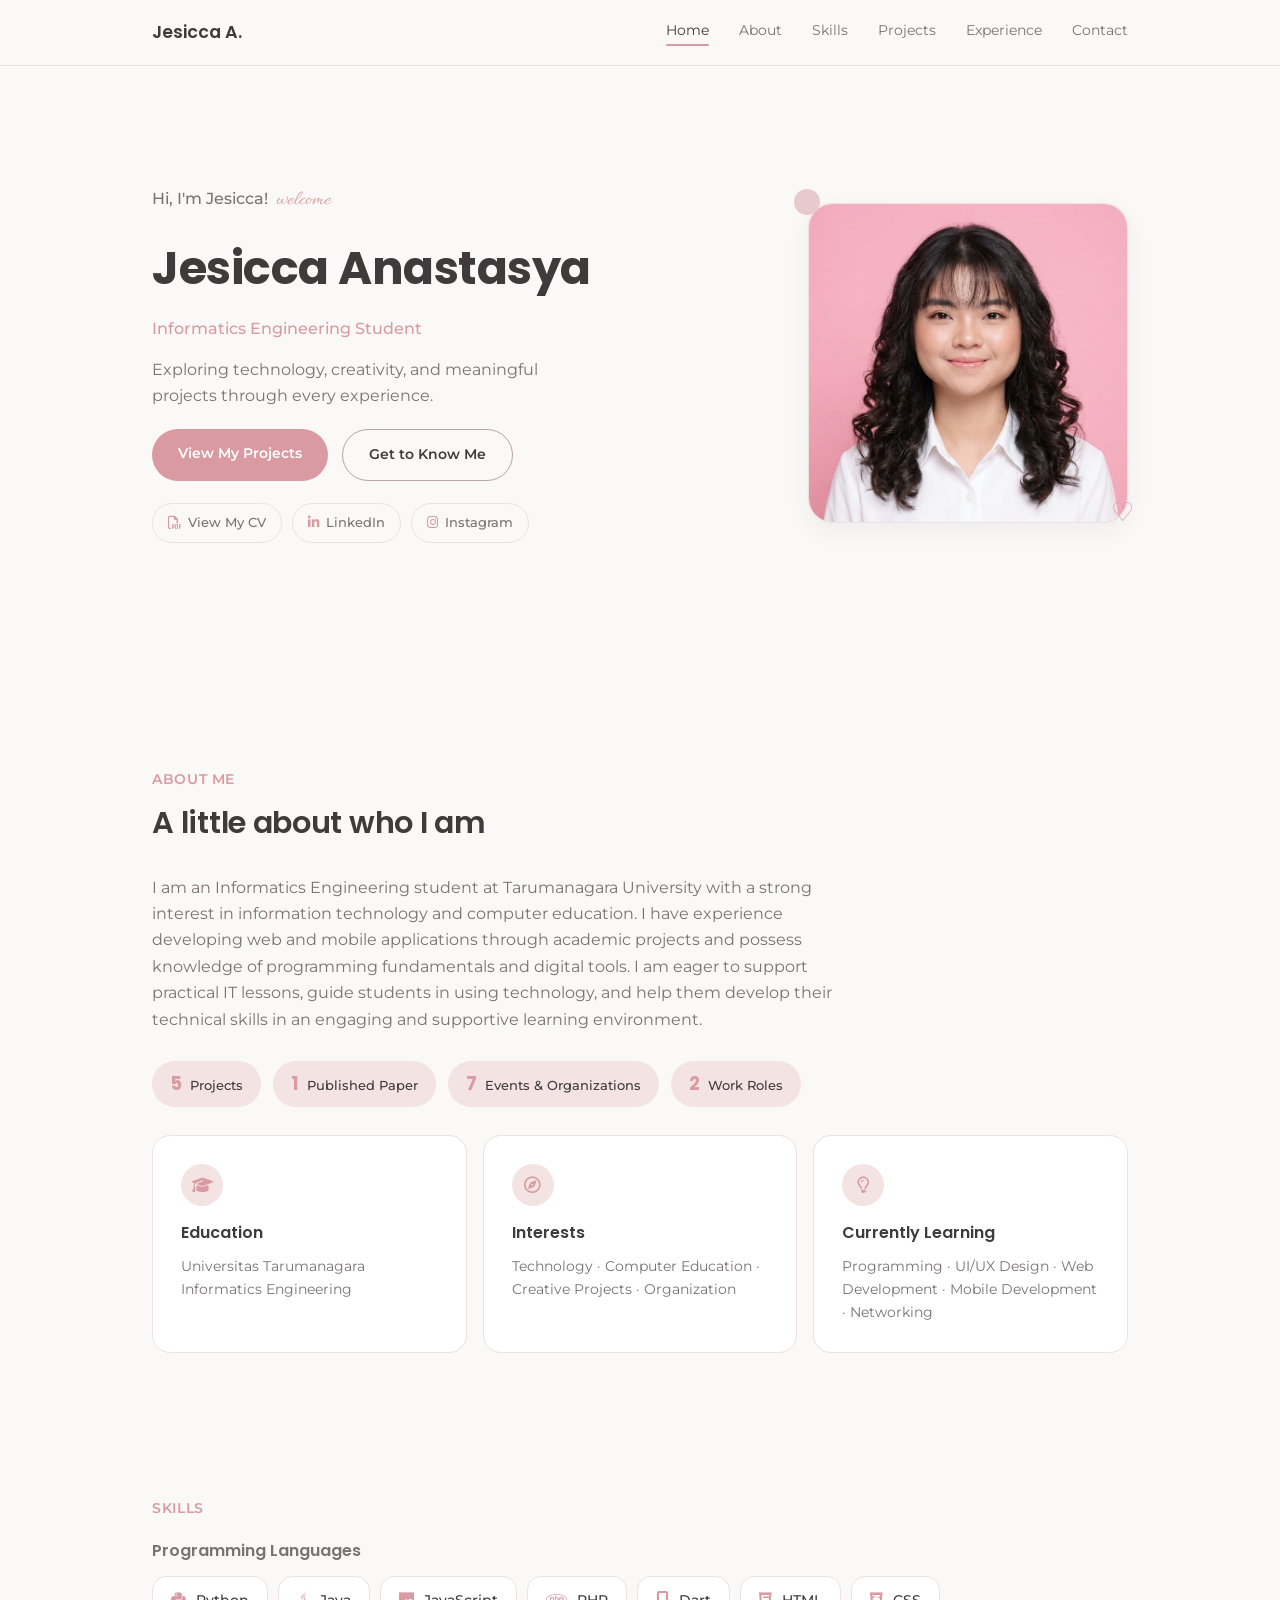
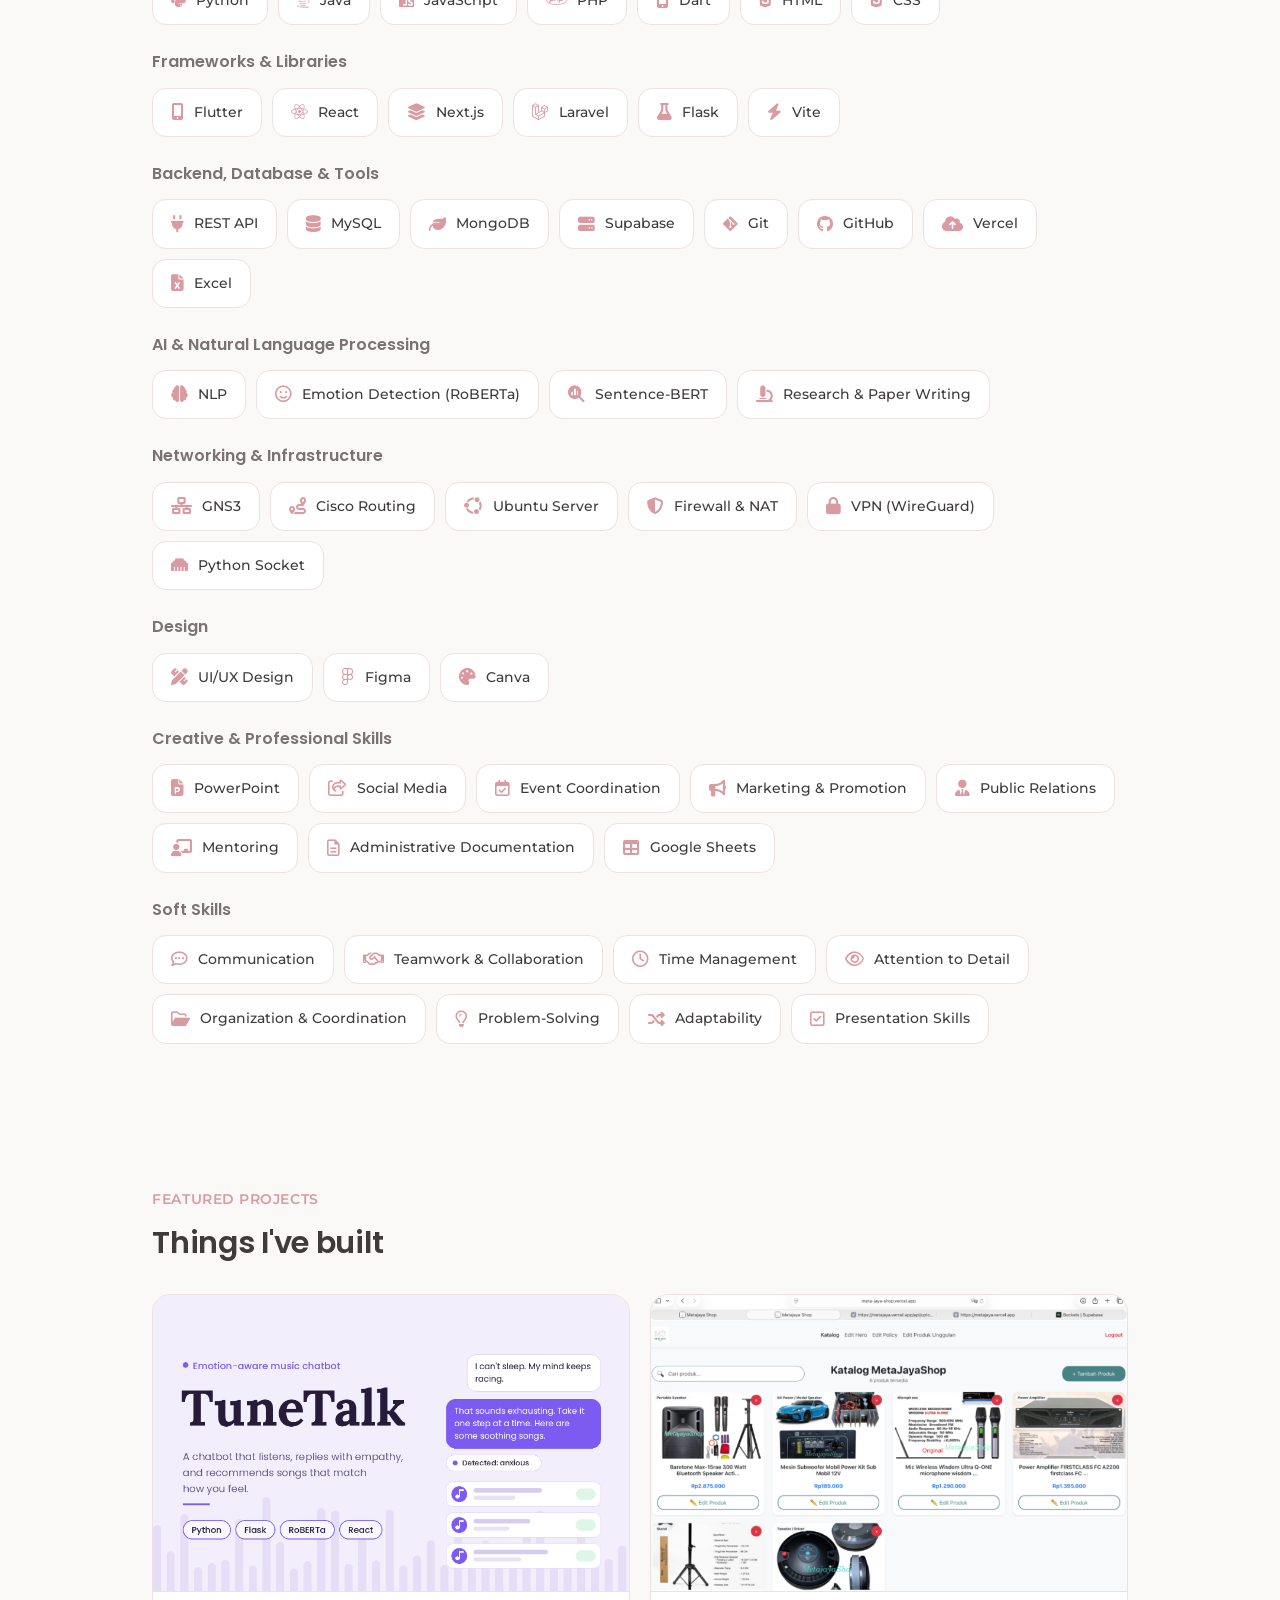
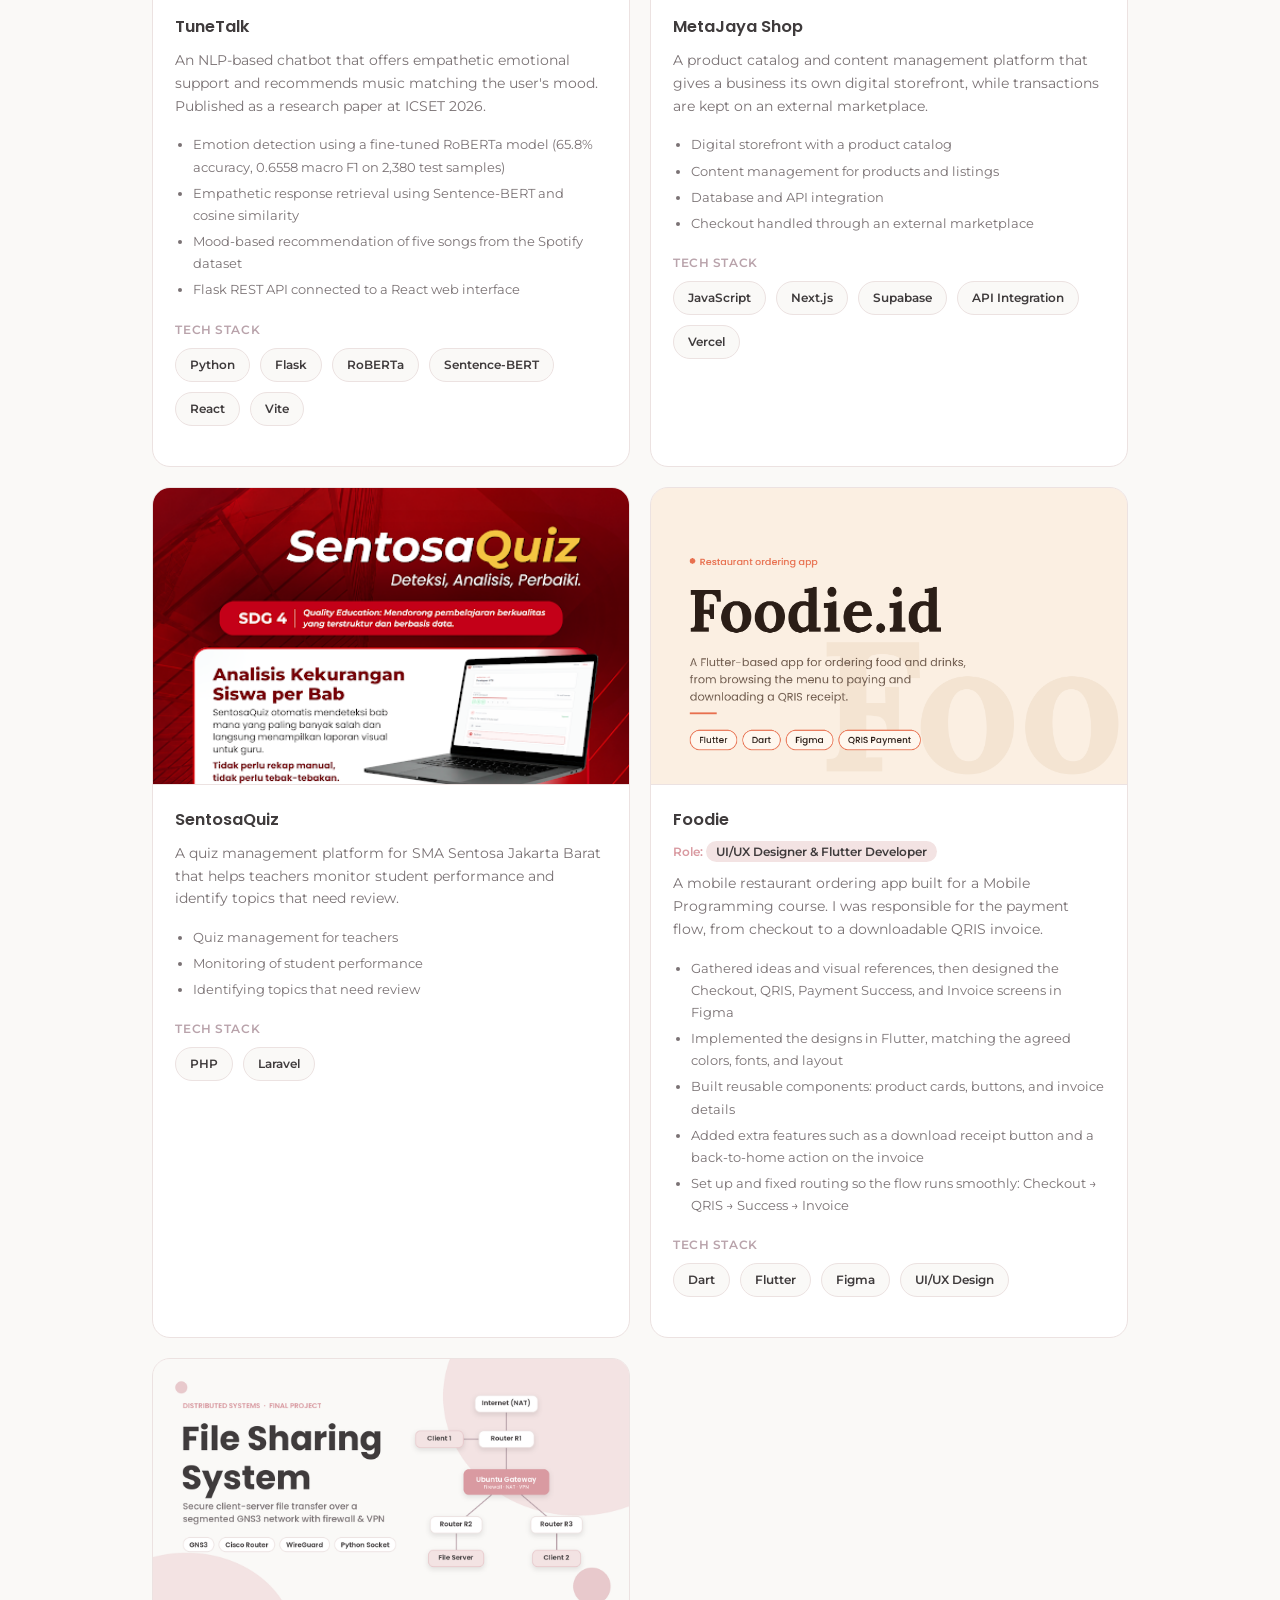
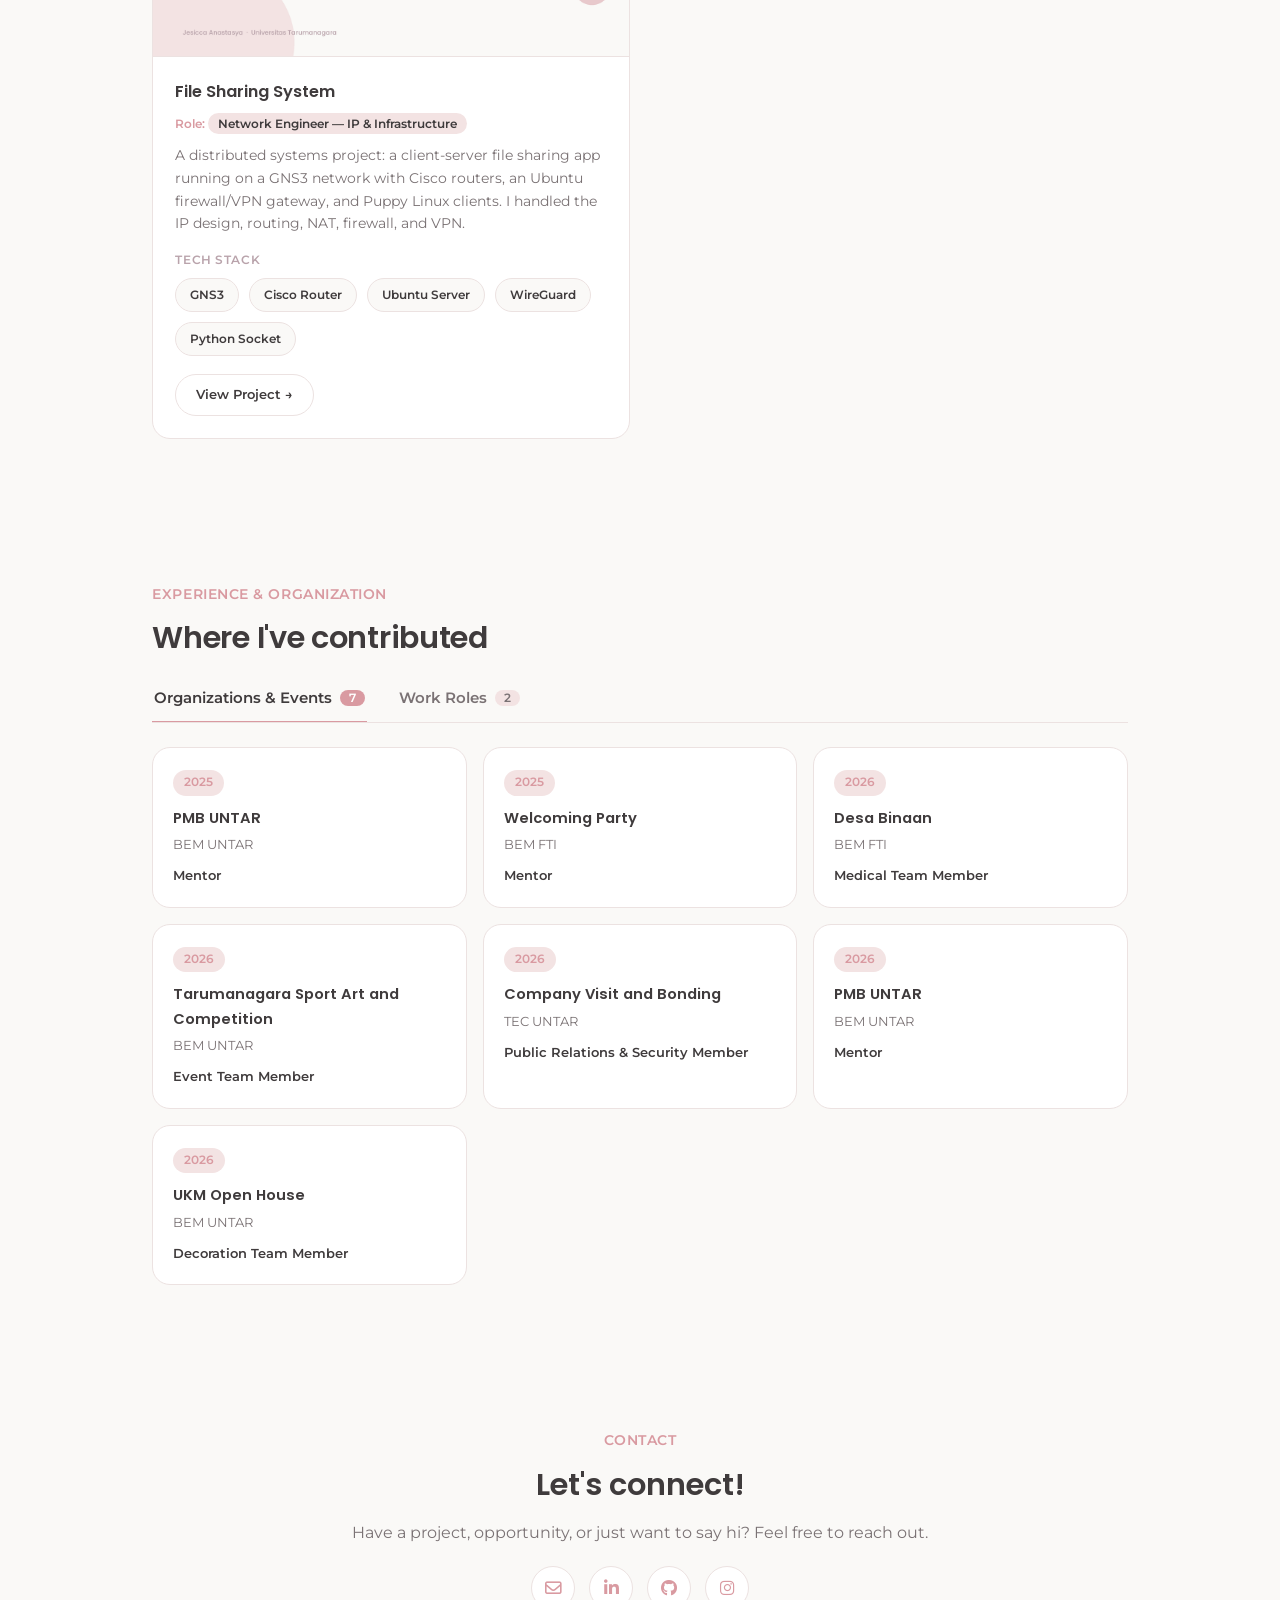
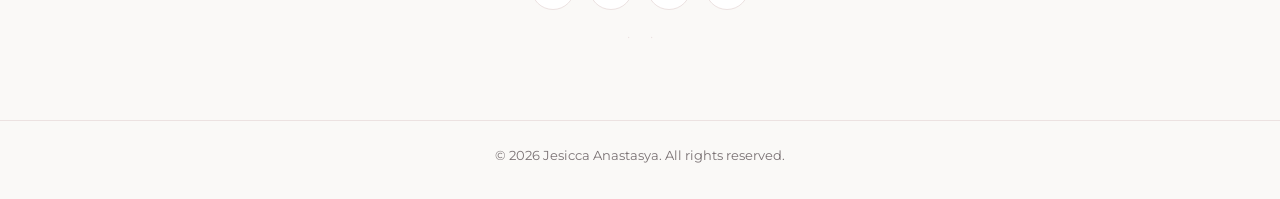
<file: index.html>
<!DOCTYPE html>
<html lang="en">

<head>
  <meta charset="UTF-8">
  <meta name="viewport" content="width=device-width, initial-scale=1.0">
  <title>Jesicca Anastasya — Portfolio</title>
  <meta
    name="description"
    content="Personal portfolio of Jesicca Anastasya, Informatics Engineering student at Universitas Tarumanagara."
  >

  <!-- Google Fonts -->
  <link rel="preconnect" href="https://fonts.googleapis.com">
  <link rel="preconnect" href="https://fonts.gstatic.com" crossorigin>
  <link
    href="https://fonts.googleapis.com/css2?family=Poppins:wght@400;500;600;700&family=Montserrat:wght@400;500;600&family=Allura&display=swap"
    rel="stylesheet"
  >

  <!-- Font Awesome -->
  <link
    rel="stylesheet"
    href="https://cdnjs.cloudflare.com/ajax/libs/font-awesome/6.5.2/css/all.min.css"
  >

  <!-- CSS -->
  <link rel="stylesheet" href="style.css">
</head>
<body>

  <!-- Skip Link -->
  <a class="skip-link" href="#home">Skip to content</a>

  <!-- ================= NAVBAR ================= -->
  <header class="navbar" id="navbar">
    <div class="nav-inner">
      <a href="#home" class="logo">
        Jesicca A.
      </a>
      <nav class="nav-links" id="navLinks">
        <a href="#home" class="active">Home</a>
        <a href="#about">About</a>
        <a href="#skills">Skills</a>
        <a href="#projects">Projects</a>
        <a href="#experience">Experience</a>
        <a href="#contact">Contact</a>
      </nav>

      <button
        class="burger"
        id="burger"
        aria-label="Open menu"
        aria-expanded="false"
      >
        <span></span>
        <span></span>
        <span></span>
      </button>

    </div>
  </header>


  <main>
    <!-- ================= HERO ================= -->
    <section id="home" class="hero">
      <div class="hero-text">
        <p class="hi-tag">
          Hi, I'm Jesicca!
          <span class="script-word">welcome</span>
        </p>

        <h1>
          Jesicca Anastasya
        </h1>

        <p class="role">
          Informatics Engineering Student
        </p>

        <p class="tagline">
          Exploring technology, creativity, and meaningful projects through every experience.
        </p>

        <div class="hero-buttons">

          <a href="#projects" class="btn btn-primary">
            View My Projects
          </a>

          <a href="#about" class="btn btn-secondary">
            Get to Know Me
          </a>

        </div>


        <!-- Profile Links -->
        <div class="profile-links">

          <a
            href="CV-Jesicca-Anastasya.pdf"
            target="_blank"
            rel="noopener noreferrer"
            aria-label="View my CV (opens in a new tab)"
            class="profile-link"
          >
            <i class="fa-regular fa-file-pdf"></i>
            <span>View My CV</span>
          </a>


          <a
            href="https://www.linkedin.com/in/jesicca-anastasya-7a09a9357?utm_source=share_via&utm_content=profile&utm_medium=member_android"
            target="_blank"
            rel="noopener noreferrer"
            aria-label="Visit my LinkedIn profile (opens in a new tab)"
            class="profile-link"
          >
            <i class="fa-brands fa-linkedin-in"></i>
            <span>LinkedIn</span>
          </a>


          <a
            href="https://www.instagram.com/jesiccatsyy?stkn=MXc4cnZncHZ2bHN4Ng=="
            target="_blank"
            rel="noopener noreferrer"
            aria-label="Visit my Instagram profile (opens in a new tab)"
            class="profile-link"
          >
            <i class="fa-brands fa-instagram"></i>
            <span>Instagram</span>
          </a>

        </div>

      </div>


      <!-- ================= PROFILE PHOTO ================= -->
      <div class="hero-image">
        <div class="photo-frame">
          <!-- FOTO -->
          <img
            src="images/jeje pict.png"
            alt="Jesicca Anastasya"
            class="profile-photo"
          >
        </div>
        <span class="deco-dot"></span>
        <span class="deco-heart">
          ♡
        </span>
      </div>

    </section>


    <!-- ================= ABOUT ================= -->
    <section id="about" class="about reveal">
      <div class="section-head">
        <p class="eyebrow">
          About Me
        </p>
        <h2>
          A little about who I am
        </h2>
      </div>


      <p class="about-text">
        I am an Informatics Engineering student at Tarumanagara University with a strong interest in
        information technology and computer education. I have experience developing web and mobile
        applications through academic projects and possess knowledge of programming fundamentals and
        digital tools. I am eager to support practical IT lessons, guide students in using technology,
        and help them develop their technical skills in an engaging and supportive learning environment.
      </p>

      <div class="about-stats">
        <div class="stat">
          <strong>5</strong>
          <span>Projects</span>
        </div>
        <div class="stat">
          <strong>1</strong>
          <span>Published Paper</span>
        </div>
        <div class="stat">
          <strong>7</strong>
          <span>Events &amp; Organizations</span>
        </div>
        <div class="stat">
          <strong>2</strong>
          <span>Work Roles</span>
        </div>
      </div>


      <div class="info-cards">
        <div class="info-card">
          <div class="info-icon">
            <i class="fa-solid fa-graduation-cap"></i>
          </div>

          <h3>
            Education
          </h3>

          <p>
            Universitas Tarumanagara<br>
            Informatics Engineering
          </p>

        </div>


        <div class="info-card">

          <div class="info-icon">
            <i class="fa-regular fa-compass"></i>
          </div>

          <h3>
            Interests
          </h3>

          <p>
            Technology · Computer Education · Creative Projects · Organization
          </p>

        </div>


        <div class="info-card">

          <div class="info-icon">
            <i class="fa-regular fa-lightbulb"></i>
          </div>

          <h3>
            Currently Learning
          </h3>

          <p>
            Programming · UI/UX Design · Web Development · Mobile Development · Networking
          </p>

        </div>
      </div>

    </section>


    <!-- ================= SKILLS ================= -->
    <section id="skills" class="skills reveal">
      <div class="section-head">
        <p class="eyebrow">Skills</p>
      </div>

      <!-- Programming Languages -->
      <div class="skills-block">
        <h3 class="skills-subtitle">Programming Languages</h3>
        <div class="skill-grid">
          <div class="skill-chip">
            <i class="fa-brands fa-python"></i>
            <span>Python</span>
          </div>
          <div class="skill-chip">
            <i class="fa-brands fa-java"></i>
            <span>Java</span>
          </div>
          <div class="skill-chip">
            <i class="fa-brands fa-js"></i>
            <span>JavaScript</span>
          </div>
          <div class="skill-chip">
            <i class="fa-brands fa-php"></i>
            <span>PHP</span>
          </div>
          <div class="skill-chip">
            <i class="fa-solid fa-mobile-screen-button"></i>
            <span>Dart</span>
          </div>
          <div class="skill-chip">
            <i class="fa-brands fa-html5"></i>
            <span>HTML</span>
          </div>
          <div class="skill-chip">
            <i class="fa-brands fa-css3-alt"></i>
            <span>CSS</span>
          </div>
        </div>
      </div>

      <!-- Frameworks & Libraries -->
      <div class="skills-block">
        <h3 class="skills-subtitle">Frameworks &amp; Libraries</h3>
        <div class="skill-grid">
          <div class="skill-chip">
            <i class="fa-solid fa-mobile-screen-button"></i>
            <span>Flutter</span>
          </div>
          <div class="skill-chip">
            <i class="fa-brands fa-react"></i>
            <span>React</span>
          </div>
          <div class="skill-chip">
            <i class="fa-solid fa-layer-group"></i>
            <span>Next.js</span>
          </div>
          <div class="skill-chip">
            <i class="fa-brands fa-laravel"></i>
            <span>Laravel</span>
          </div>
          <div class="skill-chip">
            <i class="fa-solid fa-flask"></i>
            <span>Flask</span>
          </div>
          <div class="skill-chip">
            <i class="fa-solid fa-bolt"></i>
            <span>Vite</span>
          </div>
        </div>
      </div>

      <!-- Backend, Database & Tools -->
      <div class="skills-block">
        <h3 class="skills-subtitle">Backend, Database &amp; Tools</h3>
        <div class="skill-grid">
          <div class="skill-chip">
            <i class="fa-solid fa-plug"></i>
            <span>REST API</span>
          </div>
          <div class="skill-chip">
            <i class="fa-solid fa-database"></i>
            <span>MySQL</span>
          </div>
          <div class="skill-chip">
            <i class="fa-solid fa-leaf"></i>
            <span>MongoDB</span>
          </div>
          <div class="skill-chip">
            <i class="fa-solid fa-server"></i>
            <span>Supabase</span>
          </div>
          <div class="skill-chip">
            <i class="fa-brands fa-git-alt"></i>
            <span>Git</span>
          </div>
          <div class="skill-chip">
            <i class="fa-brands fa-github"></i>
            <span>GitHub</span>
          </div>
          <div class="skill-chip">
            <i class="fa-solid fa-cloud-arrow-up"></i>
            <span>Vercel</span>
          </div>
          <div class="skill-chip">
            <i class="fa-solid fa-file-excel"></i>
            <span>Excel</span>
          </div>
        </div>
      </div>

      <!-- AI / NLP -->
      <div class="skills-block">
        <h3 class="skills-subtitle">AI &amp; Natural Language Processing</h3>
        <div class="skill-grid">
          <div class="skill-chip">
            <i class="fa-solid fa-brain"></i>
            <span>NLP</span>
          </div>
          <div class="skill-chip">
            <i class="fa-regular fa-face-smile"></i>
            <span>Emotion Detection (RoBERTa)</span>
          </div>
          <div class="skill-chip">
            <i class="fa-solid fa-magnifying-glass-chart"></i>
            <span>Sentence-BERT</span>
          </div>
          <div class="skill-chip">
            <i class="fa-solid fa-microscope"></i>
            <span>Research &amp; Paper Writing</span>
          </div>
        </div>
      </div>

      <!-- Networking -->
      <div class="skills-block">
        <h3 class="skills-subtitle">Networking &amp; Infrastructure</h3>
        <div class="skill-grid">
          <div class="skill-chip">
            <i class="fa-solid fa-network-wired"></i>
            <span>GNS3</span>
          </div>
          <div class="skill-chip">
            <i class="fa-solid fa-route"></i>
            <span>Cisco Routing</span>
          </div>
          <div class="skill-chip">
            <i class="fa-brands fa-ubuntu"></i>
            <span>Ubuntu Server</span>
          </div>
          <div class="skill-chip">
            <i class="fa-solid fa-shield-halved"></i>
            <span>Firewall &amp; NAT</span>
          </div>
          <div class="skill-chip">
            <i class="fa-solid fa-lock"></i>
            <span>VPN (WireGuard)</span>
          </div>
          <div class="skill-chip">
            <i class="fa-solid fa-ethernet"></i>
            <span>Python Socket</span>
          </div>
        </div>
      </div>

      <!-- Design -->
      <div class="skills-block">
        <h3 class="skills-subtitle">Design</h3>
        <div class="skill-grid">
          <div class="skill-chip">
            <i class="fa-solid fa-pen-ruler"></i>
            <span>UI/UX Design</span>
          </div>
          <div class="skill-chip">
            <i class="fa-brands fa-figma"></i>
            <span>Figma</span>
          </div>
          <div class="skill-chip">
            <i class="fa-solid fa-palette"></i>
            <span>Canva</span>
          </div>
        </div>
      </div>

      <!-- Creative & Professional -->
      <div class="skills-block">
        <h3 class="skills-subtitle">Creative &amp; Professional Skills</h3>
        <div class="skill-grid">
          <div class="skill-chip">
            <i class="fa-solid fa-file-powerpoint"></i>
            <span>PowerPoint</span>
          </div>
          <div class="skill-chip">
            <i class="fa-regular fa-share-from-square"></i>
            <span>Social Media</span>
          </div>
          <div class="skill-chip">
            <i class="fa-regular fa-calendar-check"></i>
            <span>Event Coordination</span>
          </div>
          <div class="skill-chip">
            <i class="fa-solid fa-bullhorn"></i>
            <span>Marketing &amp; Promotion</span>
          </div>
          <div class="skill-chip">
            <i class="fa-solid fa-user-tie"></i>
            <span>Public Relations</span>
          </div>
          <div class="skill-chip">
            <i class="fa-solid fa-chalkboard-user"></i>
            <span>Mentoring</span>
          </div>
          <div class="skill-chip">
            <i class="fa-regular fa-file-lines"></i>
            <span>Administrative Documentation</span>
          </div>
          <div class="skill-chip">
            <i class="fa-solid fa-table"></i>
            <span>Google Sheets</span>
          </div>
        </div>
      </div>

      <!-- Soft Skills -->
      <div class="skills-block">
        <h3 class="skills-subtitle">Soft Skills</h3>
        <div class="skill-grid">
          <div class="skill-chip">
            <i class="fa-regular fa-comment-dots"></i>
            <span>Communication</span>
          </div>
          <div class="skill-chip">
            <i class="fa-regular fa-handshake"></i>
            <span>Teamwork &amp; Collaboration</span>
          </div>
          <div class="skill-chip">
            <i class="fa-regular fa-clock"></i>
            <span>Time Management</span>
          </div>
          <div class="skill-chip">
            <i class="fa-regular fa-eye"></i>
            <span>Attention to Detail</span>
          </div>
          <div class="skill-chip">
            <i class="fa-regular fa-folder-open"></i>
            <span>Organization &amp; Coordination</span>
          </div>
          <div class="skill-chip">
            <i class="fa-regular fa-lightbulb"></i>
            <span>Problem-Solving</span>
          </div>
          <div class="skill-chip">
            <i class="fa-solid fa-shuffle"></i>
            <span>Adaptability</span>
          </div>
          <div class="skill-chip">
            <i class="fa-regular fa-square-check"></i>
            <span>Presentation Skills</span>
          </div>
        </div>
      </div>

    </section>


    <!-- ================= PROJECTS ================= -->
    <section id="projects" class="projects reveal">
      <div class="section-head">
        <p class="eyebrow">Featured Projects</p>
        <h2>Things I've built</h2>
      </div>

      <div class="project-grid">

        <!-- TuneTalk -->
        <article class="project-card">
          <div class="project-thumb">
            <img src="images/tunetalk.png" alt="TuneTalk chatbot interface showing emotion detection and song recommendations" loading="lazy">
          </div>
          <div class="project-body">
            <h3>TuneTalk</h3>
            <!-- <p class="project-role">Role: <span>Isi peran kamu di sini</span></p> -->
            <p>
              An NLP-based chatbot that offers empathetic emotional support and
              recommends music matching the user's mood. Published as a research
              paper at ICSET 2026.
            </p>
            <ul class="project-features">
              <li>Emotion detection using a fine-tuned RoBERTa model (65.8% accuracy, 0.6558 macro F1 on 2,380 test samples)</li>
              <li>Empathetic response retrieval using Sentence-BERT and cosine similarity</li>
              <li>Mood-based recommendation of five songs from the Spotify dataset</li>
              <li>Flask REST API connected to a React web interface</li>
            </ul>
            <p class="stack-label">Tech Stack</p>
            <div class="tag-row">
              <span class="tag">Python</span>
              <span class="tag">Flask</span>
              <span class="tag">RoBERTa</span>
              <span class="tag">Sentence-BERT</span>
              <span class="tag">React</span>
              <span class="tag">Vite</span>
            </div>
          </div>
        </article>

        <!-- MetaJaya Shop -->
        <article class="project-card">
          <div class="project-thumb">
            <img src="images/metajaya-shop.png" alt="MetaJaya Shop product catalog homepage" loading="lazy">
          </div>
          <div class="project-body">
            <h3>MetaJaya Shop</h3>
            <p>
              A product catalog and content management platform that gives a
              business its own digital storefront, while transactions are kept
              on an external marketplace.
            </p>
            <ul class="project-features">
              <li>Digital storefront with a product catalog</li>
              <li>Content management for products and listings</li>
              <li>Database and API integration</li>
              <li>Checkout handled through an external marketplace</li>
            </ul>
            <p class="stack-label">Tech Stack</p>
            <div class="tag-row">
              <span class="tag">JavaScript</span>
              <span class="tag">Next.js</span>
              <span class="tag">Supabase</span>
              <span class="tag">API Integration</span>
              <span class="tag">Vercel</span>
            </div>
          </div>
        </article>

        <!-- SentosaQuiz -->
        <article class="project-card">
          <div class="project-thumb">
            <img src="images/sentosaquiz.png" alt="SentosaQuiz quiz management dashboard" loading="lazy">
          </div>
          <div class="project-body">
            <h3>SentosaQuiz</h3>
            <p>
              A quiz management platform for SMA Sentosa Jakarta Barat that helps
              teachers monitor student performance and identify topics that need
              review.
            </p>
            <ul class="project-features">
              <li>Quiz management for teachers</li>
              <li>Monitoring of student performance</li>
              <li>Identifying topics that need review</li>
            </ul>
            <p class="stack-label">Tech Stack</p>
            <div class="tag-row">
              <span class="tag">PHP</span>
              <span class="tag">Laravel</span>
            </div>
          </div>
        </article>

        <!-- Foodie -->
        <article class="project-card">
          <div class="project-thumb">
            <img src="images/foodie.png" alt="Foodie app checkout, QRIS, success, and invoice screens" loading="lazy">
          </div>
          <div class="project-body">
            <h3>Foodie</h3>
            <p class="project-role">Role: <span>UI/UX Designer &amp; Flutter Developer</span></p>
            <p>
              A mobile restaurant ordering app built for a Mobile Programming
              course. I was responsible for the payment flow, from checkout to
              a downloadable QRIS invoice.
            </p>
            <ul class="project-features">
              <li>Gathered ideas and visual references, then designed the Checkout, QRIS, Payment Success, and Invoice screens in Figma</li>
              <li>Implemented the designs in Flutter, matching the agreed colors, fonts, and layout</li>
              <li>Built reusable components: product cards, buttons, and invoice details</li>
              <li>Added extra features such as a download receipt button and a back-to-home action on the invoice</li>
              <li>Set up and fixed routing so the flow runs smoothly: Checkout → QRIS → Success → Invoice</li>
            </ul>
            <p class="stack-label">Tech Stack</p>
            <div class="tag-row">
              <span class="tag">Dart</span>
              <span class="tag">Flutter</span>
              <span class="tag">Figma</span>
              <span class="tag">UI/UX Design</span>
            </div>
          </div>
        </article>

        <!-- File Sharing System -->
        <article class="project-card">
          <div class="project-thumb">
            <!-- COVER: taruh fotomu di images/fileshare-cover.png (atau ganti nama file di src). Kalau belum ada, otomatis pakai gambar topologi. -->
            <img src="images/fileshare-cover.png" alt="File Sharing System project cover" loading="lazy" onerror="this.onerror=null;this.src='images/fileshare-topology.png'">
          </div>
          <div class="project-body">
            <h3>File Sharing System</h3>
            <p class="project-role">Role: <span>Network Engineer — IP &amp; Infrastructure</span></p>
            <p>
              A distributed systems project: a client-server file sharing app
              running on a GNS3 network with Cisco routers, an Ubuntu
              firewall/VPN gateway, and Puppy Linux clients. I handled the IP
              design, routing, NAT, firewall, and VPN.
            </p>
            <p class="stack-label">Tech Stack</p>
            <div class="tag-row">
              <span class="tag">GNS3</span>
              <span class="tag">Cisco Router</span>
              <span class="tag">Ubuntu Server</span>
              <span class="tag">WireGuard</span>
              <span class="tag">Python Socket</span>
            </div>
            <a href="project-fileshare.html" class="btn btn-outline small">View Project →</a>
          </div>
        </article>

      </div>
    </section>


    <!-- ================= EXPERIENCE ================= -->
    <section id="experience" class="experience reveal">
      <div class="section-head">
        <p class="eyebrow">Experience &amp; Organization</p>
        <h2>Where I've contributed</h2>
      </div>

      <div class="exp-tabs" role="tablist" aria-label="Experience categories">
        <button class="tab-btn active" role="tab" id="tab-org" aria-selected="true" aria-controls="panel-org" type="button">
          Organizations &amp; Events <span class="tab-count">7</span>
        </button>
        <button class="tab-btn" role="tab" id="tab-work" aria-selected="false" aria-controls="panel-work" tabindex="-1" type="button">
          Work Roles <span class="tab-count">2</span>
        </button>
      </div>

      <!-- Organization -->
      <div class="exp-panel" id="panel-org" role="tabpanel" aria-labelledby="tab-org">
      <div class="events-block">
        <div class="event-grid">
        <article class="event-card">
          <span class="event-year">2025</span>
          <h4>PMB UNTAR</h4>
          <p class="event-org">BEM UNTAR</p>
          <p class="event-role">Mentor</p>
        </article>

        <article class="event-card">
          <span class="event-year">2025</span>
          <h4>Welcoming Party</h4>
          <p class="event-org">BEM FTI</p>
          <p class="event-role">Mentor</p>
        </article>

        <article class="event-card">
          <span class="event-year">2026</span>
          <h4>Desa Binaan</h4>
          <p class="event-org">BEM FTI</p>
          <p class="event-role">Medical Team Member</p>
        </article>

        <article class="event-card">
          <span class="event-year">2026</span>
          <h4>Tarumanagara Sport Art and Competition</h4>
          <p class="event-org">BEM UNTAR</p>
          <p class="event-role">Event Team Member</p>
        </article>

        <article class="event-card">
          <span class="event-year">2026</span>
          <h4>Company Visit and Bonding</h4>
          <p class="event-org">TEC UNTAR</p>
          <p class="event-role">Public Relations &amp; Security Member</p>
        </article>

        <article class="event-card">
          <span class="event-year">2026</span>
          <h4>PMB UNTAR</h4>
          <p class="event-org">BEM UNTAR</p>
          <p class="event-role">Mentor</p>
        </article>

        <article class="event-card">
          <span class="event-year">2026</span>
          <h4>UKM Open House</h4>
          <p class="event-org">BEM UNTAR</p>
          <p class="event-role">Decoration Team Member</p>
        </article>
        </div>
      </div>
      </div>

      <!-- Work Experience -->
      <div class="exp-panel" id="panel-work" role="tabpanel" aria-labelledby="tab-work" hidden>
      <div class="timeline">

        <!-- Marketing -->
        <div class="timeline-item">
          <div class="timeline-dot"></div>
          <div class="timeline-content">
            <span class="timeline-date">
              Apr 2025 - Present
            </span>
            <h3>
              Tim Marketing — Universitas Tarumanagara
            </h3>
            <ul>
              <li>Digital and offline promotion</li>
              <li>Edufair activities</li>
              <li>Communicating with prospective students and parents</li>
              <li>Explaining university programs, facilities, admissions, and scholarships</li>
              <li>Social media management</li>
              <li>Supporting university branding</li>
            </ul>
          </div>
        </div>


        <!-- Lemawa -->
        <div class="timeline-item">
          <div class="timeline-dot"></div>
          <div class="timeline-content">
            <span class="timeline-date">
              Sept 2025 - Dec 2025
            </span>
            <h3>
              Asisten Mahasiswa - Lemawa UNTAR
            </h3>
            <ul>
              <li>Checking LPJ documents</li>
              <li>Providing revision notes</li>
              <li>Managing Google Sheets recaps</li>
              <li>Supporting administrative documentation</li>
            </ul>
          </div>
        </div>
      </div>
      </div>
    </section>

    <!-- ================= CONTACT ================= -->
    <section id="contact" class="contact reveal">

      <p class="eyebrow">
        Contact
      </p>

      <h2>
        Let's connect!
      </h2>

      <p class="contact-sub">
        Have a project, opportunity, or just want to say hi?
        Feel free to reach out.
      </p>


      <div class="socials">

        <a
          href="mailto:jesiccaanastasya27@gmail.com"
          aria-label="Send me an email"
        >
          <i class="fa-regular fa-envelope"></i>
        </a>


        <a
          href="https://www.linkedin.com/in/jesicca-anastasya-7a09a9357?utm_source=share_via&utm_content=profile&utm_medium=member_android"
          target="_blank"
          rel="noopener noreferrer"
          aria-label="Visit my LinkedIn profile (opens in a new tab)"
        >
          <i class="fa-brands fa-linkedin-in"></i>
        </a>


        <a
          href="https://github.com/jesiccaanastasya"
          target="_blank"
          rel="noopener noreferrer"
          aria-label="Visit my GitHub profile (opens in a new tab)"
        >
          <i class="fa-brands fa-github"></i>
        </a>


        <a
          href="https://www.instagram.com/jesiccatsyy?stkn=MXc4cnZncHZ2bHN4Ng=="
          target="_blank"
          rel="noopener noreferrer"
          aria-label="Visit my Instagram profile (opens in a new tab)"
        >
          <i class="fa-brands fa-instagram"></i>
        </a>
      </div>


      <div class="contact-footer-links">

        <a
          href="CV-Jesicca-Anastasya.pdf"
          target="_blank"
          rel="noopener noreferrer"
          aria-label="View my CV (opens in a new tab)"
        >
        </a>

        <span class="dot-sep">
          ·
        </span>

        <a
          href="https://www.linkedin.com/in/jesicca-anastasya-7a09a9357?utm_source=share_via&utm_content=profile&utm_medium=member_android"
          target="_blank"
          rel="noopener noreferrer"
          aria-label="Visit my LinkedIn profile (opens in a new tab)"
        >
        </a>

        <span class="dot-sep">
          ·
        </span>

        <a
          href="https://www.instagram.com/jesiccatsyy?stkn=MXc4cnZncHZ2bHN4Ng=="
          target="_blank"
          rel="noopener noreferrer"
          aria-label="Visit my Instagram profile (opens in a new tab)"
        >
        </a>
      </div>
    </section>
  </main>


  <!-- ================= FOOTER ================= -->
  <footer class="footer">
    <p>
      © 2026 Jesicca Anastasya. All rights reserved.
    </p>
  </footer>

  <!-- JavaScript -->
  <script src="script.js"></script>

</body>
</html>
</file>
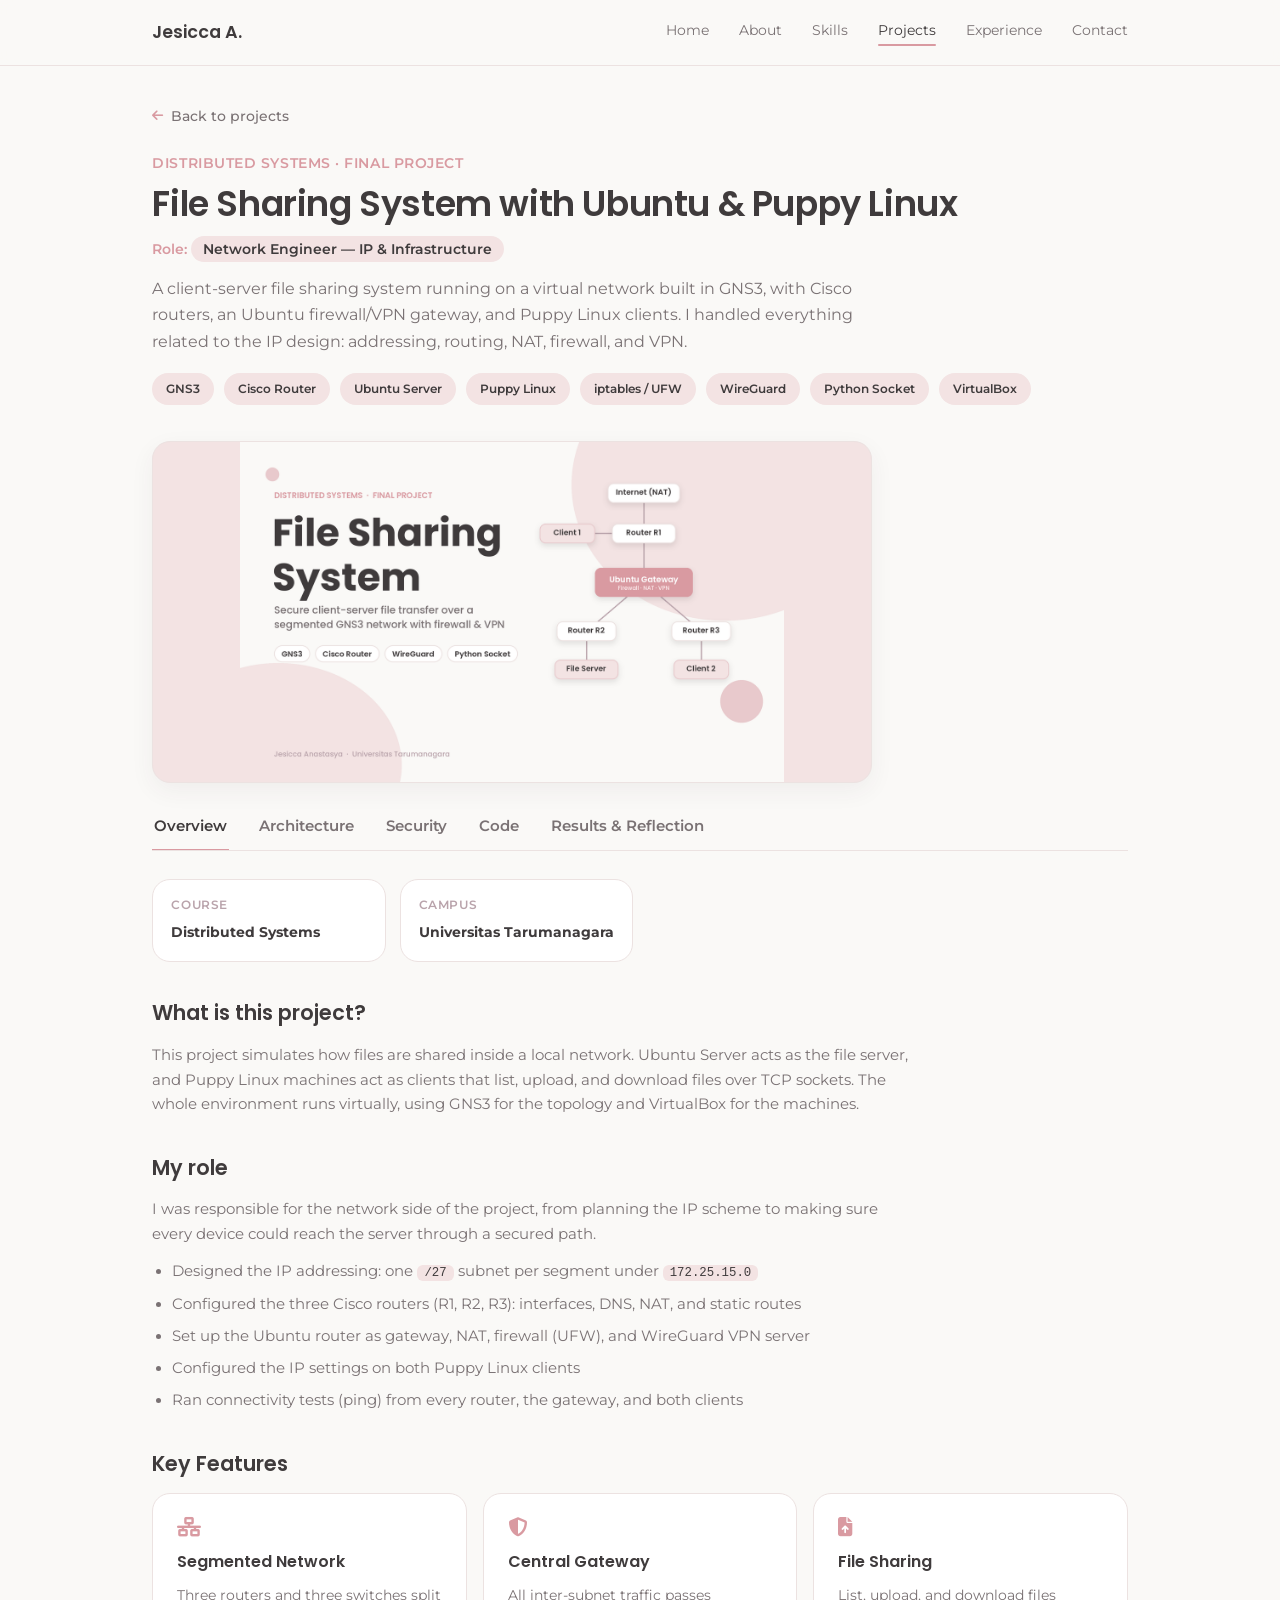
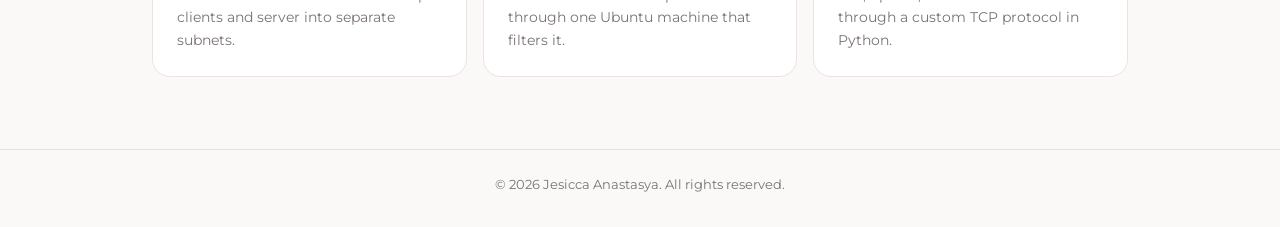
<file: project-fileshare.html>
<!DOCTYPE html>
<html lang="en">
<head>
  <meta charset="UTF-8">
  <meta name="viewport" content="width=device-width, initial-scale=1.0">
  <title>File Sharing System — Jesicca Anastasya</title>
  <meta name="description" content="Distributed systems project: a secure file sharing system on a GNS3 network with Cisco routers, Ubuntu firewall/VPN, and Puppy Linux clients.">

  <link rel="preconnect" href="https://fonts.googleapis.com">
  <link rel="preconnect" href="https://fonts.gstatic.com" crossorigin>
  <link href="https://fonts.googleapis.com/css2?family=Poppins:wght@400;500;600;700&family=Montserrat:wght@400;500;600&family=Allura&display=swap" rel="stylesheet">
  <link rel="stylesheet" href="https://cdnjs.cloudflare.com/ajax/libs/font-awesome/6.5.2/css/all.min.css">

  <link rel="stylesheet" href="style.css">
</head>
<body>
  <a class="skip-link" href="#project">Skip to content</a>

  <header class="navbar" id="navbar">
    <div class="nav-inner">
      <a href="index.html#home" class="logo">Jesicca A.</a>
      <nav class="nav-links" id="navLinks">
        <a href="index.html#home">Home</a>
        <a href="index.html#about">About</a>
        <a href="index.html#skills">Skills</a>
        <a href="index.html#projects" class="active">Projects</a>
        <a href="index.html#experience">Experience</a>
        <a href="index.html#contact">Contact</a>
      </nav>
      <button class="burger" id="burger" aria-label="Open menu" aria-expanded="false">
        <span></span><span></span><span></span>
      </button>
    </div>
  </header>

  <main id="project" class="project-page">

    <a href="index.html#projects" class="back-link"><i class="fa-solid fa-arrow-left"></i> Back to projects</a>

    <!-- ===== Header ===== -->
    <section class="pj-hero">
      <p class="eyebrow">Distributed Systems · Final Project</p>
      <h1>File Sharing System with Ubuntu &amp; Puppy Linux</h1>
      <p class="pj-role">Role: <span>Network Engineer — IP &amp; Infrastructure</span></p>
      <p class="pj-lead">
        A client-server file sharing system running on a virtual network built in GNS3,
        with Cisco routers, an Ubuntu firewall/VPN gateway, and Puppy Linux clients.
        I handled everything related to the IP design: addressing, routing, NAT, firewall, and VPN.
      </p>
      <div class="tag-row">
        <span class="tag">GNS3</span>
        <span class="tag">Cisco Router</span>
        <span class="tag">Ubuntu Server</span>
        <span class="tag">Puppy Linux</span>
        <span class="tag">iptables / UFW</span>
        <span class="tag">WireGuard</span>
        <span class="tag">Python Socket</span>
        <span class="tag">VirtualBox</span>
      </div>
    </section>

    <!-- COVER: sama dengan cover di kartu. Taruh fotomu di images/fileshare-cover.png -->
    <figure class="pj-cover">
      <img src="images/fileshare-cover.png" alt="File Sharing System project cover" onerror="this.onerror=null;this.src='images/fileshare-topology.png'">
    </figure>

    <!-- ===== Tabs ===== -->
    <div class="pj-tabs" role="tablist" aria-label="Project sections">
      <button class="pj-tab active" role="tab" id="t-overview" aria-selected="true" aria-controls="p-overview" type="button">Overview</button>
      <button class="pj-tab" role="tab" id="t-arch" aria-selected="false" aria-controls="p-arch" tabindex="-1" type="button">Architecture</button>
      <button class="pj-tab" role="tab" id="t-security" aria-selected="false" aria-controls="p-security" tabindex="-1" type="button">Security</button>
      <button class="pj-tab" role="tab" id="t-code" aria-selected="false" aria-controls="p-code" tabindex="-1" type="button">Code</button>
      <button class="pj-tab" role="tab" id="t-reflection" aria-selected="false" aria-controls="p-reflection" tabindex="-1" type="button">Results &amp; Reflection</button>
    </div>

    <!-- ================= OVERVIEW ================= -->
    <section class="pj-panel" id="p-overview" role="tabpanel" aria-labelledby="t-overview">
      <div class="pj-meta">
        <div class="meta-item"><span>Course</span><strong>Distributed Systems</strong></div>
        <div class="meta-item"><span>Campus</span><strong>Universitas Tarumanagara</strong></div>
      </div>

      <h2>What is this project?</h2>
      <p>
        This project simulates how files are shared inside a local network. Ubuntu Server acts as the file server,
        and Puppy Linux machines act as clients that list, upload, and download files over TCP sockets.
        The whole environment runs virtually, using GNS3 for the topology and VirtualBox for the machines.
      </p>

      <h2>My role</h2>
      <p>
        I was responsible for the network side of the project, from planning the IP scheme to making sure every
        device could reach the server through a secured path.
      </p>
      <ul class="pj-list">
        <li>Designed the IP addressing: one <code>/27</code> subnet per segment under <code>172.25.15.0</code></li>
        <li>Configured the three Cisco routers (R1, R2, R3): interfaces, DNS, NAT, and static routes</li>
        <li>Set up the Ubuntu router as gateway, NAT, firewall (UFW), and WireGuard VPN server</li>
        <li>Configured the IP settings on both Puppy Linux clients</li>
        <li>Ran connectivity tests (ping) from every router, the gateway, and both clients</li>
      </ul>

      <h2>Key Features</h2>
      <div class="pj-cards">
        <div class="pj-card"><i class="fa-solid fa-network-wired"></i><h3>Segmented Network</h3><p>Three routers and three switches split clients and server into separate subnets.</p></div>
        <div class="pj-card"><i class="fa-solid fa-shield-halved"></i><h3>Central Gateway</h3><p>All inter-subnet traffic passes through one Ubuntu machine that filters it.</p></div>
        <div class="pj-card"><i class="fa-solid fa-file-arrow-up"></i><h3>File Sharing</h3><p>List, upload, and download files through a custom TCP protocol in Python.</p></div>
      </div>
    </section>

    <!-- ================= ARCHITECTURE ================= -->
    <section class="pj-panel" id="p-arch" role="tabpanel" aria-labelledby="t-arch" hidden>
      <h2>Network Topology</h2>
      <figure class="pj-figure">
        <img src="images/fileshare-topology.png" alt="GNS3 topology with NAT1, routers R1, R2, R3, UbuntuRouter, three switches, two Puppy Linux clients, and the Ubuntu server" loading="lazy">
        <figcaption>GNS3 topology: NAT1 → R1 → UbuntuRouter → R2 (server) and R3 (client 2).</figcaption>
      </figure>
      <p>
        R1 connects to the internet through NAT1 and serves client 1 (Puppy-1). Every other segment is reached
        through the Ubuntu router, which sits in the middle as a firewall and VPN gateway. The server lives
        in its own segment behind R2.
      </p>

      <h2>IP Addressing Plan</h2>
      <div class="table-wrap">
        <table class="pj-table">
          <thead><tr><th>Device</th><th>Interface</th><th>IP address</th><th>Connected to</th></tr></thead>
          <tbody>
            <tr><td>R1</td><td>f0/0</td><td>DHCP</td><td>NAT1 (internet)</td></tr>
            <tr><td>R1</td><td>f0/1</td><td>172.25.15.33/27</td><td>Switch1 / Puppy-1</td></tr>
            <tr><td>R1</td><td>f1/0</td><td>172.25.15.65/27</td><td>UbuntuRouter</td></tr>
            <tr><td>UbuntuRouter</td><td>e1 / e0 / e2</td><td>.66 / .98 / .162</td><td>R1 / R2 / R3</td></tr>
            <tr><td>R2</td><td>—</td><td>172.25.15.97 &amp; .129 /27</td><td>UbuntuRouter &amp; Switch2</td></tr>
            <tr><td>R3</td><td>f0/0, f0/1</td><td>172.25.15.161 &amp; .193 /27</td><td>UbuntuRouter &amp; Switch3</td></tr>
            <tr><td>Puppy-1 (client 1)</td><td>e0</td><td>172.25.15.34</td><td>gateway .33</td></tr>
            <tr><td>UbuntuDisbud-1 (server)</td><td>e0</td><td>172.25.15.130</td><td>gateway .129</td></tr>
            <tr><td>PuppyCloneClone-1 (client 2)</td><td>e0</td><td>172.25.15.194</td><td>gateway .193</td></tr>
          </tbody>
        </table>
      </div>

      <h2>Routing and NAT</h2>
      <ul class="pj-list">
        <li><strong>Static routing</strong> on all routers. R1 sends the server and client-2 subnets to the Ubuntu router (<code>172.25.15.66</code>); R2 and R3 use it as their default route.</li>
        <li><strong>NAT overload</strong> on R1 (f0/0 outside, f0/1 inside) so internal hosts can reach the internet.</li>
        <li><strong>DNS</strong> set to <code>8.8.8.8</code> and <code>8.8.4.4</code> on routers and clients.</li>
        <li>The Ubuntu router also does IP forwarding and <code>MASQUERADE</code> with iptables.</li>
      </ul>

      <h2>Router Configuration Results</h2>
      <div class="pj-gallery">
        <figure class="pj-figure">
          <img src="images/fileshare/r1-routing.png" alt="Routing table on R1" loading="lazy">
          <figcaption>Routing table on R1</figcaption>
        </figure>
        <figure class="pj-figure">
          <img src="images/fileshare/r2-routing.png" alt="Routing table on R2" loading="lazy">
          <figcaption>Routing table on R2</figcaption>
        </figure>
        <figure class="pj-figure">
          <img src="images/fileshare/r3-routing.png" alt="Routing table on R3" loading="lazy">
          <figcaption>Routing table on R3</figcaption>
        </figure>
      </div>

      <h2>Application Architecture</h2>
      <p>
        The app uses a classic client-server model over TCP. The server listens on <code>0.0.0.0:5000</code>,
        handles one request at a time, and stores files in a <code>shared_files</code> folder.
        Both clients reach it at <code>172.25.15.130</code>.
      </p>
    </section>

    <!-- ================= SECURITY ================= -->
    <section class="pj-panel" id="p-security" role="tabpanel" aria-labelledby="t-security" hidden>
      <h2>Security Layers</h2>
      <div class="pj-cards">
        <div class="pj-card"><i class="fa-solid fa-sitemap"></i><h3>Segmentation</h3><p>Clients and server sit in different subnets. Traffic between them is forced through the Ubuntu gateway.</p></div>
        <div class="pj-card"><i class="fa-solid fa-fire"></i><h3>Firewall (UFW)</h3><p>Incoming traffic is denied by default. Only SSH (rate-limited), HTTPS, and the VPN port are allowed.</p></div>
        <div class="pj-card"><i class="fa-solid fa-lock"></i><h3>WireGuard VPN</h3><p>A VPN server on the gateway with its own key pair, and a peer configured with the server's public key.</p></div>
      </div>

      <h2>How it was configured</h2>
      <ol class="pj-steps">
        <li><strong>Router and NAT.</strong> Enabled forwarding, cleared old iptables rules, then added a <code>MASQUERADE</code> rule and forward rules for the internal interfaces. Rules were saved to <code>/etc/iptables/rules.v4</code>.</li>
        <li><strong>Firewall.</strong> Default deny incoming, allow outgoing, <code>ufw limit ssh</code> against brute-force attempts, and allow HTTPS.</li>
        <li><strong>VPN.</strong> Installed WireGuard, generated a private/public key pair with restricted file permissions, opened <code>51820/udp</code>, and enabled <code>wg-quick@wg0</code> at boot.</li>
        <li><strong>Peer.</strong> Generated keys on the peer and exchanged the server public key.</li>
      </ol>

      <h2>Configuration Results</h2>
      <div class="pj-gallery">
        <figure class="pj-figure">
          <img src="images/fileshare/ubuntu-nat.jpg" alt="Ubuntu router: NAT and forwarding" loading="lazy">
          <figcaption>Ubuntu router: NAT and forwarding</figcaption>
        </figure>
        <figure class="pj-figure">
          <img src="images/fileshare/ubuntu-ufw.jpg" alt="Ubuntu router: UFW firewall status" loading="lazy">
          <figcaption>Ubuntu router: UFW firewall status</figcaption>
        </figure>
      </div>

      <div class="pj-note">
        <i class="fa-solid fa-circle-info"></i>
        <p><strong>Scope note:</strong> the security work covers the network layer. The file transfer protocol itself has no user authentication or encryption yet; I listed both as next steps in the Reflection tab.</p>
      </div>
    </section>

    <!-- ================= CODE ================= -->
    <section class="pj-panel" id="p-code" role="tabpanel" aria-labelledby="t-code" hidden>
      <h2>Application Protocol</h2>
      <p>The Python server and client talk through short text commands, then stream the file in 4096-byte chunks.</p>
      <div class="table-wrap">
        <table class="pj-table">
          <thead><tr><th>Command</th><th>Server response</th><th>What happens</th></tr></thead>
          <tbody>
            <tr><td><code>LIST</code></td><td><code>FILES:a|b|c</code> or <code>NO_FILES</code></td><td>Returns the files in the shared folder</td></tr>
            <tr><td><code>UPLOAD:name</code></td><td><code>READY</code> → <code>UPLOAD_SUCCESS</code></td><td>Client sends the size, then the bytes</td></tr>
            <tr><td><code>DOWNLOAD:name</code></td><td><code>FILESIZE:n</code> or <code>FILE_NOT_FOUND</code></td><td>Client replies <code>READY</code>, server streams the file</td></tr>
          </tbody>
        </table>
      </div>

      <h2>Server and Client</h2>
      <ul class="pj-list">
        <li>Libraries: <code>socket</code>, <code>os</code>, <code>argparse</code></li>
        <li>Server: TCP socket with <code>SO_REUSEADDR</code>, <code>listen(5)</code>, one handler per command, and <code>try/except/finally</code> so sockets always close</li>
        <li>Client: interactive menu (list, upload, download, exit) or direct modes with <code>--mode</code> and <code>--file</code>, plus a live progress bar</li>
      </ul>

      <h2>Code Screenshots</h2>
      <div class="pj-gallery">
        <figure class="pj-figure">
          <img src="images/fileshare/code-server.png" alt="Server code" loading="lazy">
          <figcaption>Server code</figcaption>
        </figure>
        <figure class="pj-figure">
          <img src="images/fileshare/code-client.png" alt="Client code" loading="lazy">
          <figcaption>Client code</figcaption>
        </figure>
      </div>

      <h2>Run It</h2>
      <pre class="code-block"><code># On Ubuntu server
python3 FileShareServer.py --port=5000

# On Puppy Linux client
python3 FileShareClient.py --host=172.25.15.130 --port=5000</code></pre>

      <h2>Network Configuration Samples</h2>
      <p class="code-label">Cisco R1: NAT and static routes</p>
      <pre class="code-block"><code>interface fa0/0
 ip nat outside
interface fa0/1
 ip nat inside
ip nat inside source list 1 interface fa0/0 overload

ip route 172.25.15.96  255.255.255.224 172.25.15.66
ip route 172.25.15.128 255.255.255.224 172.25.15.66
ip route 172.25.15.192 255.255.255.224 172.25.15.66</code></pre>

      <p class="code-label">Ubuntu router: NAT and firewall</p>
      <pre class="code-block"><code>iptables -t nat -A POSTROUTING -o enp0s3 -j MASQUERADE
iptables -A FORWARD -i enp0s8 -j ACCEPT
iptables -A FORWARD -i enp0s9 -j ACCEPT

ufw default deny incoming
ufw default allow outgoing
ufw limit ssh
ufw allow https
ufw allow 51820/udp
ufw enable</code></pre>

      <p class="code-label">WireGuard key generation</p>
      <pre class="code-block"><code>wg genkey | sudo tee /etc/wireguard/private.key
sudo chmod go= /etc/wireguard/private.key
sudo cat /etc/wireguard/private.key | wg pubkey | sudo tee /etc/wireguard/public.key
sudo systemctl enable --now wg-quick@wg0.service</code></pre>
    </section>

    <!-- ================= RESULTS & REFLECTION ================= -->
    <section class="pj-panel" id="p-reflection" role="tabpanel" aria-labelledby="t-reflection" hidden>
      <h2>Results</h2>
      <ul class="pj-list">
        <li>Ping tests were run from R1, R2, R3, the Ubuntu router, and both clients toward the other nodes and the server.</li>
        <li>Client 1 uploaded <code>test.txt</code> to the server and got <code>UPLOAD_SUCCESS</code>.</li>
        <li>Client 2, in a different subnet, downloaded the same file successfully.</li>
        <li>The server log recorded both the <code>UPLOAD</code> and <code>DOWNLOAD</code> operations.</li>
      </ul>

      <h2>Screenshots</h2>
      <div class="pj-gallery">
        <figure class="pj-figure">
          <img src="images/fileshare/ping-tests.png" alt="Ping test across the network" loading="lazy">
          <figcaption>Ping test across the network</figcaption>
        </figure>
        <figure class="pj-figure">
          <img src="images/fileshare/terminals.jpg" alt="Server and client terminals" loading="lazy">
          <figcaption>Server and client terminals</figcaption>
        </figure>
        <figure class="pj-figure">
          <img src="images/fileshare/client1-upload.png" alt="Client 1 uploading test.txt" loading="lazy">
          <figcaption>Client 1 uploading test.txt</figcaption>
        </figure>
        <figure class="pj-figure">
          <img src="images/fileshare/client2-download.png" alt="Client 2 downloading test.txt" loading="lazy">
          <figcaption>Client 2 downloading test.txt</figcaption>
        </figure>
        <figure class="pj-figure">
          <img src="images/fileshare/server-log.png" alt="Server log of upload and download" loading="lazy">
          <figcaption>Server log of upload and download</figcaption>
        </figure>
      </div>

      <h2>Challenges</h2>
      <div class="pj-cards two">
        <div class="pj-card"><h3>GNS3 project would not open</h3><p>An error saying it could not connect to the GNS3 VM blocked access to the project. I restarted the VM, checked the host-VM network adapters, and made sure the ports were not blocked by a firewall.</p></div>
        <div class="pj-card"><h3>Slow large transfers</h3><p>Running several VMs at once made big files slow, mostly because of virtual disk I/O.</p></div>
      </div>

      <h2>Design trade-off</h2>
      <p>
        The server is synchronous and single-threaded: it finishes one client before accepting the next.
        That keeps transfers simple and avoids file race conditions, which suits a learning prototype.
        The downside is that a second client has to wait during a long transfer.
      </p>

      <h2>What I learned</h2>
      <ul class="pj-list">
        <li>Planning subnets and routes carefully saves a lot of debugging time later</li>
        <li>How NAT, static routing, and a central firewall work together in a segmented network</li>
        <li>Testing layer by layer (ping first, then the application) makes problems easier to locate</li>
      </ul>

      <h2>Next steps</h2>
      <ul class="pj-list">
        <li>User authentication and encrypted transfers</li>
        <li>Resume support for large files</li>
        <li>Concurrent clients with threading or asynchronous I/O</li>
      </ul>
    </section>

  </main>

  <footer class="footer">
    <p>© 2026 Jesicca Anastasya. All rights reserved.</p>
  </footer>

  <script src="script.js"></script>
</body>
</html>
</file>
<file: style.css>
/* ===== Tokens ===== */
:root{
  --warm-white:#FAF9F7;
  --blush:#F3E3E3;
  --dusty-pink:#E8C9CC;
  --mauve:#B9A3AB;
  --charcoal:#3F3B3C;

  --bg:var(--warm-white);
  --surface:#ffffff;
  --text:var(--charcoal);
  --text-soft:#7a7274;
  --accent:var(--dusty-pink);
  --accent-strong:#d99aa1;
  --border:#ece2e1;

  --font-head:'Poppins',sans-serif;
  --font-body:'Montserrat',sans-serif;
  --font-script:'Allura',cursive;

  --radius:18px;
  --shadow:0 8px 24px rgba(63,59,60,0.06);
  --shadow-hover:0 14px 30px rgba(63,59,60,0.1);
}

/* ===== Reset ===== */
*{box-sizing:border-box;margin:0;padding:0;}
html{scroll-behavior:smooth;}
body{font-family:var(--font-body);background:var(--bg);color:var(--text);line-height:1.65;overflow-x:hidden;}
h1,h2,h3{font-family:var(--font-head);color:var(--text);font-weight:600;}
a{text-decoration:none;color:inherit;}
ul{list-style:none;}
section{padding:72px 8vw;max-width:1180px;margin:0 auto;}
i{color:var(--accent-strong);}

/* ===== Skip Link ===== */
.skip-link{position:absolute;left:-999px;top:0;background:var(--charcoal);color:#fff;padding:10px 16px;z-index:200;}
.skip-link:focus{left:10px;top:10px;}

/* ===== Section Heading ===== */
.section-head{margin-bottom:26px;}
.skills .section-head{margin-bottom:18px;}
.eyebrow{color:var(--accent-strong);font-weight:600;font-size:.85rem;letter-spacing:.04em;text-transform:uppercase;margin-bottom:8px;}
.section-head h2{font-size:1.9rem;letter-spacing:-.3px;}

/* ===== Navbar ===== */
.navbar{position:sticky;top:0;z-index:100;background:rgba(250,249,247,0.9);backdrop-filter:blur(8px);border-bottom:1px solid var(--border);}
.nav-inner{max-width:1180px;margin:0 auto;display:flex;align-items:center;justify-content:space-between;padding:18px 8vw;}
.logo{font-family:var(--font-head);font-weight:600;font-size:1.1rem;}
.nav-links{display:flex;gap:30px;}
.nav-links a{font-size:.9rem;color:var(--text-soft);transition:color .2s;position:relative;padding-bottom:4px;}
.nav-links a:hover,.nav-links a.active{color:var(--text);}
.nav-links a.active::after{content:"";position:absolute;left:0;bottom:0;width:100%;height:2px;background:var(--accent-strong);border-radius:2px;}
.nav-cv-btn{display:flex;align-items:center;gap:7px;font-size:.85rem;font-weight:600;border:1.5px solid var(--mauve);border-radius:20px;padding:8px 16px;transition:background .2s ease,border-color .2s ease;}
.nav-cv-btn:hover{background:var(--blush);border-color:var(--accent-strong);}
.burger{display:none;flex-direction:column;gap:5px;background:none;border:none;cursor:pointer;}
.burger span{width:22px;height:2px;background:var(--text);display:block;transition:.25s;}

/* ===== Buttons ===== */
.btn{display:inline-block;padding:13px 26px;border-radius:30px;font-weight:600;font-size:.9rem;transition:transform .2s ease,box-shadow .2s ease,background .2s ease;}
.btn-primary{background:var(--accent-strong);color:#fff;}
.btn-primary:hover{transform:translateY(-2px);box-shadow:var(--shadow-hover);}
.btn-secondary{background:transparent;border:1.5px solid var(--mauve);color:var(--text);}
.btn-secondary:hover{background:var(--blush);border-color:var(--accent-strong);}
.btn-outline{background:transparent;border:1.5px solid var(--border);color:var(--text);}
.btn-outline:hover{border-color:var(--accent-strong);color:var(--accent-strong);}
.btn.small{padding:9px 20px;font-size:.82rem;}

/* ===== Hero ===== */
.hero{display:flex;align-items:center;justify-content:space-between;gap:50px;min-height:70vh;padding-top:36px;}
.hero-text{max-width:520px;}
.hi-tag{color:var(--text-soft);font-weight:500;margin-bottom:12px;font-size:.98rem;}
.script-word{font-family:var(--font-script);font-size:1.3rem;color:var(--accent-strong);margin-left:4px;}
.hero-text h1{font-size:2.9rem;font-weight:700;margin-bottom:10px;letter-spacing:-.5px;}
.role{font-weight:500;color:var(--accent-strong);margin-bottom:14px;font-size:1rem;}
.tagline{color:var(--text-soft);margin-bottom:20px;max-width:430px;}
.tag-row{display:flex;gap:10px;flex-wrap:wrap;margin-bottom:28px;}
.tag{background:var(--blush);color:var(--charcoal);font-size:.76rem;font-weight:600;padding:6px 14px;border-radius:20px;}
.hero-buttons{display:flex;gap:14px;flex-wrap:wrap;margin-bottom:22px;}
.profile-links{display:flex;gap:10px;flex-wrap:wrap;}
.profile-link{display:flex;align-items:center;gap:7px;font-size:.82rem;font-weight:500;color:var(--text-soft);border:1px solid var(--border);border-radius:20px;padding:8px 15px;transition:color .2s ease,border-color .2s ease,background .2s ease;}
.profile-link:hover{color:var(--accent-strong);border-color:var(--accent-strong);background:var(--blush);}

/* ===== Profile Photo ===== */
.hero-image{position:relative;flex-shrink:0;}
.photo-frame{width:320px;aspect-ratio:1/1;padding:0;overflow:hidden;border-radius:24px;background:var(--blush);border:1px solid var(--border);box-shadow:var(--shadow);}
.profile-photo{display:block;width:100%;height:100%;object-fit:cover;object-position:center 30%;border-radius:24px;}
.deco-dot{position:absolute;top:-14px;left:-14px;width:26px;height:26px;border-radius:50%;background:var(--dusty-pink);}
.deco-heart{position:absolute;bottom:-10px;right:-6px;color:var(--accent-strong);font-size:1.6rem;}

/* ===== About ===== */
.about-text{max-width:720px;color:var(--text-soft);margin-bottom:28px;}
.about-stats{display:flex;flex-wrap:wrap;gap:12px;margin-bottom:28px;}
.stat{display:flex;align-items:baseline;gap:8px;background:var(--blush);border-radius:30px;padding:8px 18px;}
.stat strong{font-family:var(--font-head);font-size:1.15rem;font-weight:700;color:var(--accent-strong);}
.stat span{font-size:.82rem;font-weight:500;color:var(--charcoal);}
.info-cards{display:grid;grid-template-columns:repeat(3,1fr);gap:16px;}
.info-card{background:var(--surface);border:1px solid var(--border);border-radius:var(--radius);padding:28px;transition:box-shadow .2s ease,transform .2s ease;}
.info-card:hover{box-shadow:var(--shadow-hover);transform:translateY(-3px);}
.info-icon{width:42px;height:42px;border-radius:50%;background:var(--blush);display:flex;align-items:center;justify-content:center;margin-bottom:14px;font-size:1.05rem;}
.info-card h3{font-size:1rem;margin-bottom:8px;}
.info-card p{color:var(--text-soft);font-size:.88rem;}

/* ===== Skills ===== */
.skills-block{margin-bottom:24px;}
.skills-block:last-child{margin-bottom:0;}
.skills-subtitle{font-size:1rem;color:var(--text-soft);margin-bottom:12px;font-weight:600;}
.skill-grid{display:flex;flex-wrap:wrap;gap:10px;}
.skill-chip{display:flex;align-items:center;gap:10px;background:var(--surface);border:1px solid var(--border);border-radius:14px;padding:12px 18px;font-size:.88rem;font-weight:500;transition:transform .2s ease,box-shadow .2s ease;}
.skill-chip:hover{transform:translateY(-3px);box-shadow:var(--shadow-hover);}
.skill-chip i{font-size:1.05rem;}

/* ===== Projects ===== */
.project-grid{display:grid;grid-template-columns:repeat(2,1fr);gap:20px;}
.project-card{background:var(--surface);border:1px solid var(--border);border-radius:var(--radius);overflow:hidden;display:flex;flex-direction:column;transition:transform .25s ease,box-shadow .25s ease;}
.project-card:hover{transform:translateY(-5px);box-shadow:var(--shadow-hover);}
.project-thumb{aspect-ratio:16/10;background:var(--blush);overflow:hidden;border-bottom:1px solid var(--border);}
.project-thumb img{display:block;width:100%;height:100%;object-fit:cover;object-position:center top;transition:transform .4s ease;}
.project-card:hover .project-thumb img{transform:scale(1.03);}
.project-body{padding:22px;display:flex;flex-direction:column;flex:1;}
.project-body h3{font-size:1.02rem;margin-bottom:8px;}
.project-body p{color:var(--text-soft);font-size:.86rem;margin-bottom:16px;}
.project-body .tag-row{margin-bottom:18px;}
.project-body .tag{background:var(--warm-white);border:1px solid var(--border);}
.project-body .btn{align-self:flex-start;margin-top:auto;}
.project-role{font-size:.78rem !important;font-weight:600;color:var(--accent-strong) !important;margin-bottom:10px !important;}
.project-role span{background:var(--blush);padding:3px 10px;border-radius:20px;color:var(--charcoal);}
.project-features{margin-bottom:16px;padding-left:18px;color:var(--text-soft);font-size:.84rem;}
.project-features li{list-style:disc;margin-bottom:4px;}
.stack-label{font-size:.72rem !important;font-weight:600;letter-spacing:.05em;text-transform:uppercase;color:var(--mauve) !important;margin-bottom:8px !important;}

/* ===== Experience Timeline ===== */
.timeline{position:relative;padding-left:26px;}
.timeline::before{content:"";position:absolute;left:5px;top:6px;bottom:6px;width:1.5px;background:var(--border);}
.timeline-item{position:relative;padding-bottom:26px;}
.timeline-item:last-child{padding-bottom:0;}
.timeline-dot{position:absolute;left:-26px;top:5px;width:10px;height:10px;border-radius:50%;background:var(--accent-strong);border:3px solid var(--warm-white);}
.timeline-date{display:inline-block;font-size:.78rem;font-weight:600;color:var(--accent-strong);background:var(--blush);padding:4px 12px;border-radius:20px;margin-bottom:10px;}
.timeline-content h3{font-size:1rem;margin-bottom:8px;}
.timeline-content p{color:var(--text-soft);font-size:.9rem;}
.timeline-content ul{color:var(--text-soft);font-size:.88rem;padding-left:18px;}
.timeline-content ul li{list-style:disc;margin-bottom:4px;}

/* ===== Experience Tabs ===== */
.exp-tabs{display:flex;gap:30px;margin-bottom:24px;border-bottom:1px solid var(--border);overflow-x:auto;}
.tab-btn{display:flex;align-items:center;gap:8px;font-family:var(--font-body);font-size:.92rem;font-weight:600;color:var(--text-soft);background:none;border:none;border-bottom:2px solid transparent;margin-bottom:-1px;padding:0 2px 14px;cursor:pointer;white-space:nowrap;transition:color .2s ease,border-color .2s ease;}
.tab-btn:hover{color:var(--text);}
.tab-btn.active{color:var(--text);border-bottom-color:var(--accent-strong);}
.tab-count{font-size:.72rem;font-weight:600;color:var(--text-soft);background:var(--blush);border-radius:20px;padding:1px 9px;}
.tab-btn.active .tab-count{color:#fff;background:var(--accent-strong);}
.tab-btn:focus-visible{outline:2px solid var(--charcoal);outline-offset:4px;border-radius:4px;}
.exp-panel[hidden]{display:none;}

/* ===== Events / Committees ===== */
.events-block{margin-top:0;}
.event-grid{display:grid;grid-template-columns:repeat(3,1fr);gap:16px;}
.event-card{background:var(--surface);border:1px solid var(--border);border-radius:var(--radius);padding:20px;transition:transform .2s ease,box-shadow .2s ease;}
.event-card:hover{transform:translateY(-3px);box-shadow:var(--shadow-hover);}
.event-year{display:inline-block;font-size:.74rem;font-weight:600;color:var(--accent-strong);background:var(--blush);padding:3px 11px;border-radius:20px;margin-bottom:10px;}
.event-card h4{font-family:var(--font-head);font-size:.92rem;font-weight:600;margin-bottom:4px;}
.event-org{font-size:.8rem;color:var(--text-soft);margin-bottom:10px;}
.event-role{font-size:.82rem;font-weight:600;color:var(--charcoal);}

/* ===== Contact ===== */
.contact{text-align:center;}
.contact h2{font-size:1.9rem;margin-bottom:10px;}
.contact-sub{color:var(--text-soft);margin-bottom:20px;}
.socials{display:flex;justify-content:center;gap:14px;}
.socials a{width:44px;height:44px;border-radius:50%;background:var(--surface);border:1px solid var(--border);display:flex;align-items:center;justify-content:center;font-size:1.05rem;transition:transform .2s ease,box-shadow .2s ease;}
.socials a:hover{transform:translateY(-3px);box-shadow:var(--shadow-hover);}
.contact-footer-links{margin-top:16px;display:flex;justify-content:center;gap:10px;font-size:.82rem;color:var(--text-soft);}
.contact-footer-links a{transition:color .2s ease;}
.contact-footer-links a:hover{color:var(--accent-strong);}
.dot-sep{color:var(--border);}

/* ===== Footer ===== */
.footer{text-align:center;padding:24px 8vw 32px;color:var(--text-soft);font-size:.82rem;border-top:1px solid var(--border);}

/* ===== Reveal on Scroll ===== */
.reveal{opacity:0;transform:translateY(20px);transition:opacity .6s ease,transform .6s ease;}
.reveal.in-view{opacity:1;transform:translateY(0);}

/* ===== Responsive ===== */
@media (max-width:960px){
  .info-cards{grid-template-columns:1fr 1fr;}
  .project-grid,.event-grid{grid-template-columns:1fr 1fr;}
  .nav-cv-btn{display:none;}
  .photo-frame{width:300px;aspect-ratio:1/1;}
}
@media (max-width:800px){
  section{padding:52px 6vw;}
  .hero{flex-direction:column-reverse;text-align:center;padding-top:28px;min-height:auto;}
  .hero-text{max-width:100%;}
  .tag-row,.hero-buttons,.profile-links{justify-content:center;}
  .project-body .tag-row{justify-content:flex-start;}
  .info-cards{grid-template-columns:1fr;}
  .project-grid,.event-grid{grid-template-columns:1fr;}
  /* backdrop-filter makes the navbar the containing block of position:fixed children,
     which pushed the menu out of place on phones, so turn it off here */
  .navbar{backdrop-filter:none;-webkit-backdrop-filter:none;background:var(--warm-white);}
  .nav-links{position:fixed;top:0;right:0;height:100vh;height:100dvh;width:72%;max-width:320px;background:var(--surface);flex-direction:column;padding:96px 30px 40px;gap:26px;transform:translateX(100%);visibility:hidden;transition:transform .3s ease,visibility .3s;box-shadow:var(--shadow-hover);display:flex;z-index:1;}
  .nav-links.open{transform:translateX(0);visibility:visible;}
  .burger{display:flex;position:relative;z-index:2;}
  .photo-frame{width:280px;aspect-ratio:1/1;}
}
@media (max-width:480px){
  .hero-text h1{font-size:2.1rem;}
  .photo-frame{width:230px;aspect-ratio:1/1;}
}

/* ===== Reduced Motion ===== */
@media (prefers-reduced-motion:reduce){
  *{transition:none !important;}
}

/* ===== Project detail page (extends style.css) ===== */
.project-page{ max-width:1180px; margin:0 auto; padding:36px 8vw 72px; }
.project-page section{ padding:0; max-width:none; margin:0; }

.back-link{
  display:inline-flex; align-items:center; gap:8px;
  font-size:.85rem; font-weight:500; color:var(--text-soft);
  margin-bottom:24px; transition:color .2s ease;
}
.back-link:hover{ color:var(--accent-strong); }
.back-link i{ font-size:.8rem; }

/* Hero */
.pj-hero{ margin-bottom:32px; }
.pj-hero h1{ font-size:2.2rem; line-height:1.25; margin-bottom:12px; letter-spacing:-.4px; }
.pj-role{ font-size:.9rem; font-weight:600; color:var(--accent-strong); margin-bottom:14px; }
.pj-role span{ background:var(--blush); color:var(--charcoal); padding:4px 12px; border-radius:20px; }
.pj-lead{ color:var(--text-soft); max-width:720px; margin-bottom:18px; }
.pj-hero .tag-row{ margin-bottom:0; }

/* Cover image (header of project detail page) */
.pj-cover{
  width:100%; max-width:720px; margin:36px 0 34px;
  background:var(--blush); border:1px solid var(--border);
  border-radius:var(--radius); overflow:hidden; box-shadow:var(--shadow);
}
.pj-cover img{
  display:block; width:100%; height:auto;
  max-height:340px; object-fit:contain; object-position:center;
}

/* Tabs */
.pj-tabs{
  display:flex; gap:28px; margin-bottom:28px;
  border-bottom:1px solid var(--border); overflow-x:auto;
}
.pj-tab{
  font-family:var(--font-body); font-size:.92rem; font-weight:600;
  color:var(--text-soft); background:none; border:none;
  border-bottom:2px solid transparent; margin-bottom:-1px;
  padding:0 2px 14px; cursor:pointer; white-space:nowrap;
  transition:color .2s ease, border-color .2s ease;
}
.pj-tab:hover{ color:var(--text); }
.pj-tab.active{ color:var(--text); border-bottom-color:var(--accent-strong); }
.pj-tab:focus-visible{ outline:2px solid var(--charcoal); outline-offset:4px; border-radius:4px; }

.pj-panel[hidden]{ display:none; }
.pj-panel{ animation:pjFade .35s ease; }
@keyframes pjFade{ from{opacity:0; transform:translateY(8px);} to{opacity:1; transform:none;} }

/* Content */
.pj-panel h2{ font-size:1.3rem; margin:34px 0 12px; }
.pj-panel h2:first-child{ margin-top:0; }
.pj-panel p{ color:var(--text-soft); font-size:.94rem; margin-bottom:12px; max-width:760px; }
.pj-panel strong{ color:var(--text); }

.pj-list, .pj-steps{ color:var(--text-soft); font-size:.92rem; max-width:760px; padding-left:20px; }
.pj-list li{ list-style:disc; margin-bottom:8px; }
.pj-steps li{ list-style:decimal; margin-bottom:10px; }

code{
  font-family:'Courier New',monospace; font-size:.84em;
  background:var(--blush); color:var(--charcoal);
  padding:1px 7px; border-radius:6px;
}

/* Meta strip */
.pj-meta{
  display:grid; grid-template-columns:repeat(4,1fr); gap:14px; margin-bottom:34px;
}
.meta-item{
  background:var(--surface); border:1px solid var(--border);
  border-radius:var(--radius); padding:16px 18px;
}
.meta-item span{
  display:block; font-size:.72rem; font-weight:600; letter-spacing:.05em;
  text-transform:uppercase; color:var(--mauve); margin-bottom:4px;
}
.meta-item strong{ font-size:.88rem; }

/* Cards */
.pj-cards{ display:grid; grid-template-columns:repeat(3,1fr); gap:16px; margin-top:6px; }
.pj-cards.two{ grid-template-columns:repeat(2,1fr); }
.pj-card{
  background:var(--surface); border:1px solid var(--border);
  border-radius:var(--radius); padding:24px;
  transition:transform .2s ease, box-shadow .2s ease;
}
.pj-card:hover{ transform:translateY(-3px); box-shadow:var(--shadow-hover); }
.pj-card i{ font-size:1.2rem; margin-bottom:12px; display:block; }
.pj-card h3{ font-size:1rem; margin-bottom:8px; }
.pj-card p{ font-size:.86rem; margin-bottom:0; }

/* Figure */
.pj-figure{
  background:var(--surface); border:1px solid var(--border);
  border-radius:var(--radius); padding:14px; margin-bottom:20px;
}
.pj-figure img{ display:block; width:100%; height:auto; border-radius:12px; }
.pj-figure figcaption{ font-size:.8rem; color:var(--text-soft); text-align:center; margin-top:10px; }

/* Screenshot gallery */
.pj-gallery{
  display:grid; grid-template-columns:repeat(2,1fr);
  gap:16px; align-items:start; margin-bottom:8px;
}
.pj-gallery .pj-figure{ margin-bottom:0; padding:10px; }
.pj-gallery .pj-figure img{ max-height:300px; object-fit:contain; background:var(--warm-white); }

/* Tables */
.table-wrap{ overflow-x:auto; border:1px solid var(--border); border-radius:var(--radius); background:var(--surface); }
.pj-table{ width:100%; border-collapse:collapse; font-size:.85rem; min-width:560px; }
.pj-table th{
  text-align:left; font-family:var(--font-head); font-size:.78rem;
  text-transform:uppercase; letter-spacing:.04em; color:var(--text-soft);
  background:var(--blush); padding:12px 16px;
}
.pj-table td{ padding:12px 16px; border-top:1px solid var(--border); color:var(--text-soft); }
.pj-table td:first-child{ color:var(--text); font-weight:500; }

/* Code */
.code-label{ font-size:.8rem !important; font-weight:600; color:var(--accent-strong) !important; margin:18px 0 8px !important; }
.code-block{
  background:var(--charcoal); color:#f3e3e3;
  border-radius:14px; padding:18px 20px; overflow-x:auto;
  font-size:.82rem; line-height:1.7; margin-bottom:8px;
}
.code-block code{ background:none; color:inherit; padding:0; font-size:inherit; white-space:pre; }

/* Note */
.pj-note{
  display:flex; gap:12px; align-items:flex-start;
  background:var(--blush); border-radius:var(--radius);
  padding:16px 20px; margin-top:28px; max-width:760px;
}
.pj-note i{ margin-top:4px; }
.pj-note p{ margin:0; font-size:.88rem; }

/* Responsive */
@media (max-width:960px){
  .pj-meta{ grid-template-columns:1fr 1fr; }
  .pj-cards{ grid-template-columns:1fr 1fr; }
}
@media (max-width:800px){
  .project-page{ padding:28px 6vw 52px; }
  .pj-hero h1{ font-size:1.7rem; }
  .pj-cards, .pj-cards.two{ grid-template-columns:1fr; }
  .pj-gallery{ grid-template-columns:1fr; }
  .pj-cover{ max-width:100%; }
}
@media (max-width:480px){
  .pj-meta{ grid-template-columns:1fr; }
  .pj-tabs{ gap:20px; }
}
</file>
